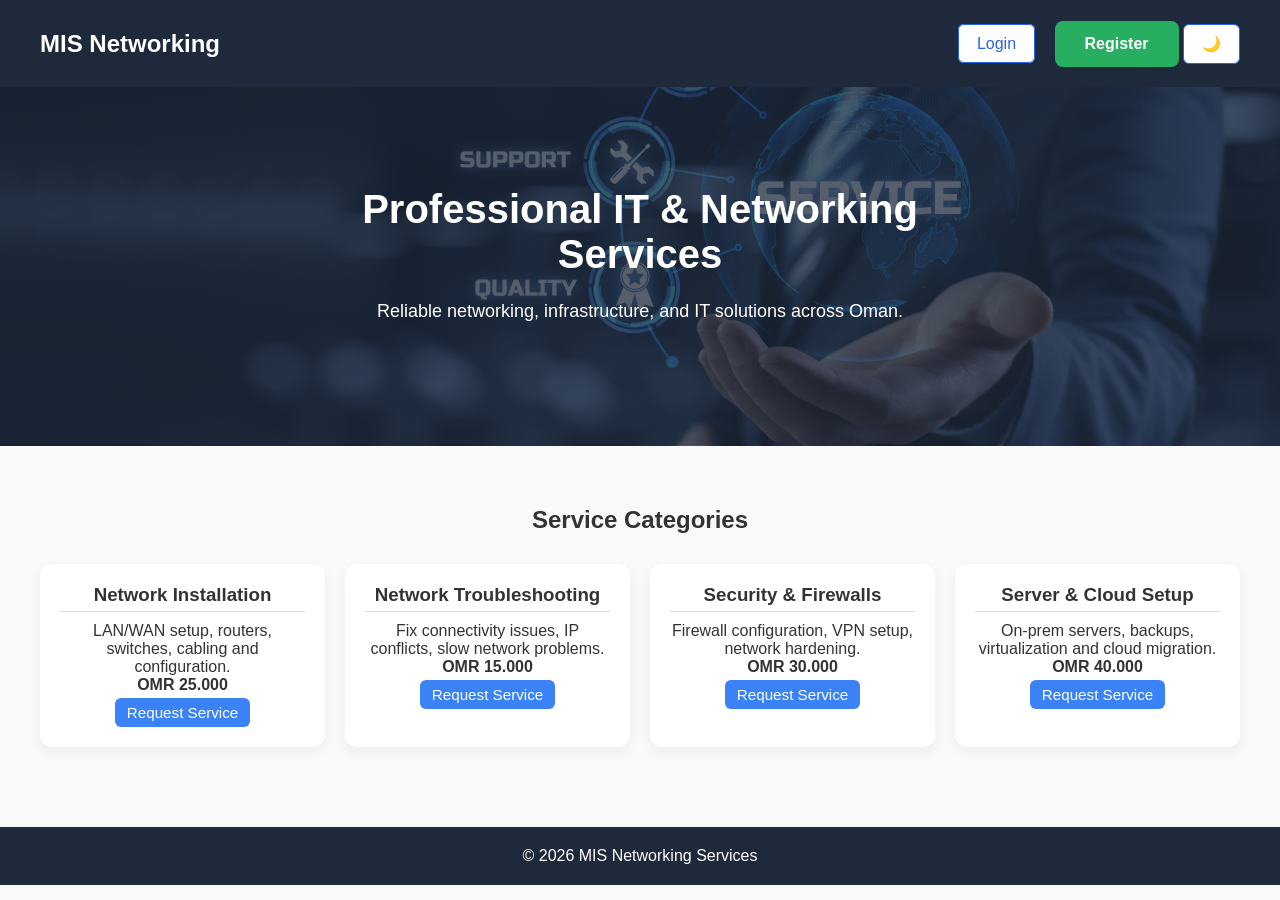
<file: index.html>
<!DOCTYPE html>
<html lang="en">
<head>
  <meta charset="UTF-8">
  <title>MIS Networking Services</title>
  <link rel="stylesheet" href="css/style.css">

  <!-- Load dark mode early -->
  <script>
    (function () {
      if (localStorage.getItem("theme") === "dark") {
        document.documentElement.classList.add("dark");
      }
    })();
  </script>
</head>

<body>

<!-- NAVBAR -->
<div class="navbar">
  <h2>MIS Networking</h2>
  <div>
    <a href="login.html" class="btn-outline">Login</a>
    <a href="register.html" class="btn-primary">Register</a>
    <button onclick="toggleDark()" class="btn-outline">🌙</button>
  </div>
</div>

<!-- HERO -->
<section class="hero">
  <div class="hero-content">
    <h1>Professional IT & Networking Services</h1>
    <p>
      Reliable networking, infrastructure, and IT solutions across Oman.
    </p>
  </div>
</section>

<!-- SERVICES -->
<section class="section">
  <h2>Service Categories</h2>

  <div class="grid">

    <div class="card">
      <h3>Network Installation</h3>
      <p>LAN/WAN setup, routers, switches, cabling and configuration.</p>
      <p><strong>OMR 25.000</strong></p>
      <button onclick="requestService('Network Installation')">
        Request Service
      </button>
    </div>

    <div class="card">
      <h3>Network Troubleshooting</h3>
      <p>Fix connectivity issues, IP conflicts, slow network problems.</p>
      <p><strong>OMR 15.000</strong></p>
      <button onclick="requestService('Network Troubleshooting')">
        Request Service
      </button>
    </div>

    <div class="card">
      <h3>Security & Firewalls</h3>
      <p>Firewall configuration, VPN setup, network hardening.</p>
      <p><strong>OMR 30.000</strong></p>
      <button onclick="requestService('Security & Firewalls')">
        Request Service
      </button>
    </div>

    <div class="card">
      <h3>Server & Cloud Setup</h3>
      <p>On-prem servers, backups, virtualization and cloud migration.</p>
      <p><strong>OMR 40.000</strong></p>
      <button onclick="requestService('Server & Cloud Setup')">
        Request Service
      </button>
    </div>

  </div>
</section>

<!-- FOOTER -->
<footer class="footer">
  <p>© 2026 MIS Networking Services</p>
</footer>

<!-- SCRIPT -->
<script>

function toggleDark() {
  document.documentElement.classList.toggle("dark");
  localStorage.setItem(
    "theme",
    document.documentElement.classList.contains("dark") ? "dark" : "light"
  );
}

function requestService(serviceName) {

  const user = JSON.parse(localStorage.getItem("currentUser"));

  // 🚨 NOT LOGGED IN
  if (!user) {
    alert("Please login first to request a service.");
    window.location.href = "login.html";
    return;
  }

  // 🚨 NOT A CLIENT
  if (user.role !== "client") {
    alert("Only clients can request services.");
    return;
  }

  // ✅ Save selected service
  localStorage.setItem("selectedService", serviceName);

  // ✅ Redirect to client dashboard
  window.location.href = "client/dashboard.html";
}

</script>

</body>
</html>
</file>
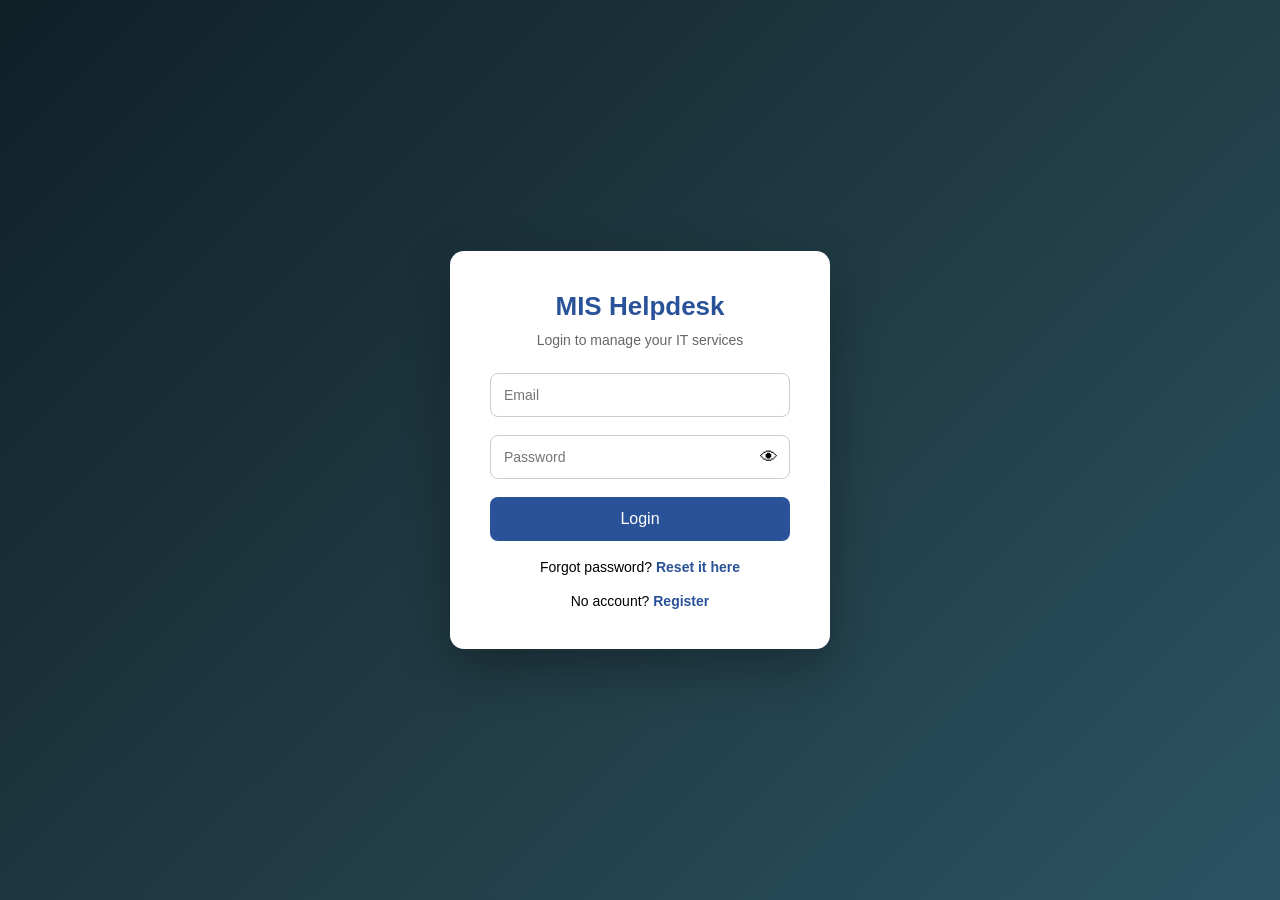
<file: login.html>
<!DOCTYPE html>
<html lang="en">
<head>
<meta charset="UTF-8">
<title>MIS Helpdesk Login</title>

<script src="js/data.js"></script>
<script src="js/auth.js"></script>
<script src="js/theme.js"></script>

<style>

*{
margin:0;
padding:0;
box-sizing:border-box;
font-family:Segoe UI,Arial,sans-serif;
}

body{
height:100vh;
display:flex;
justify-content:center;
align-items:center;
background:linear-gradient(135deg,#0f2027,#203a43,#2c5364);
}

/* CARD */

.card{
background:white;
width:380px;
padding:40px;
border-radius:14px;
box-shadow:0 20px 50px rgba(0,0,0,0.3);
text-align:center;
animation:fade 0.6s ease;
}

@keyframes fade{
from{opacity:0; transform:translateY(20px);}
to{opacity:1; transform:translateY(0);}
}

/* LOGO */

.logo{
font-size:26px;
font-weight:bold;
color:#2a5298;
margin-bottom:10px;
}

.subtitle{
font-size:14px;
color:#666;
margin-bottom:25px;
}

/* INPUT */

.input-box{
position:relative;
margin-bottom:18px;
}

.input-box input{
width:100%;
padding:13px;
border-radius:8px;
border:1px solid #ccc;
font-size:14px;
transition:0.3s;
}

.input-box input:focus{
border-color:#2a5298;
outline:none;
box-shadow:0 0 5px rgba(42,82,152,0.4);
}

/* PASSWORD ICON */

.toggle-password{
position:absolute;
right:12px;
top:50%;
transform:translateY(-50%);
cursor:pointer;
font-size:18px;
}

/* BUTTON */

button{
width:100%;
padding:13px;
background:#2a5298;
color:white;
border:none;
border-radius:8px;
font-size:16px;
cursor:pointer;
transition:0.3s;
}

button:hover{
background:#1e3c72;
}

/* LINKS */

.link{
margin-top:18px;
font-size:14px;
}

.link a{
color:#2a5298;
font-weight:bold;
text-decoration:none;
}

/* DARK MODE */

body.dark{
background:#121212;
}

body.dark .card{
background:#1e1e1e;
color:white;
}

body.dark input{
background:#2a2a2a;
border:1px solid #444;
color:white;
}

</style>
</head>

<body>

<div class="card">

<div class="logo">MIS Helpdesk</div>
<div class="subtitle">Login to manage your IT services</div>

<div class="input-box">
<input type="email" id="email" placeholder="Email" required>
</div>

<div class="input-box">
<input type="password" id="password" placeholder="Password" required>
<span class="toggle-password" onclick="togglePassword()">👁</span>
</div>

<button onclick="login()">Login</button>

<div class="link">
Forgot password? <a href="forgot-password.html">Reset it here</a>
</div>

<div class="link">
No account? <a href="register.html">Register</a>
</div>

</div>

<script>

function togglePassword(){
const pass=document.getElementById("password");

if(pass.type==="password"){
pass.type="text";
}else{
pass.type="password";
}
}

if(localStorage.getItem("theme")==="dark"){
document.body.classList.add("dark");
}

</script>

</body>
</html>
</file>
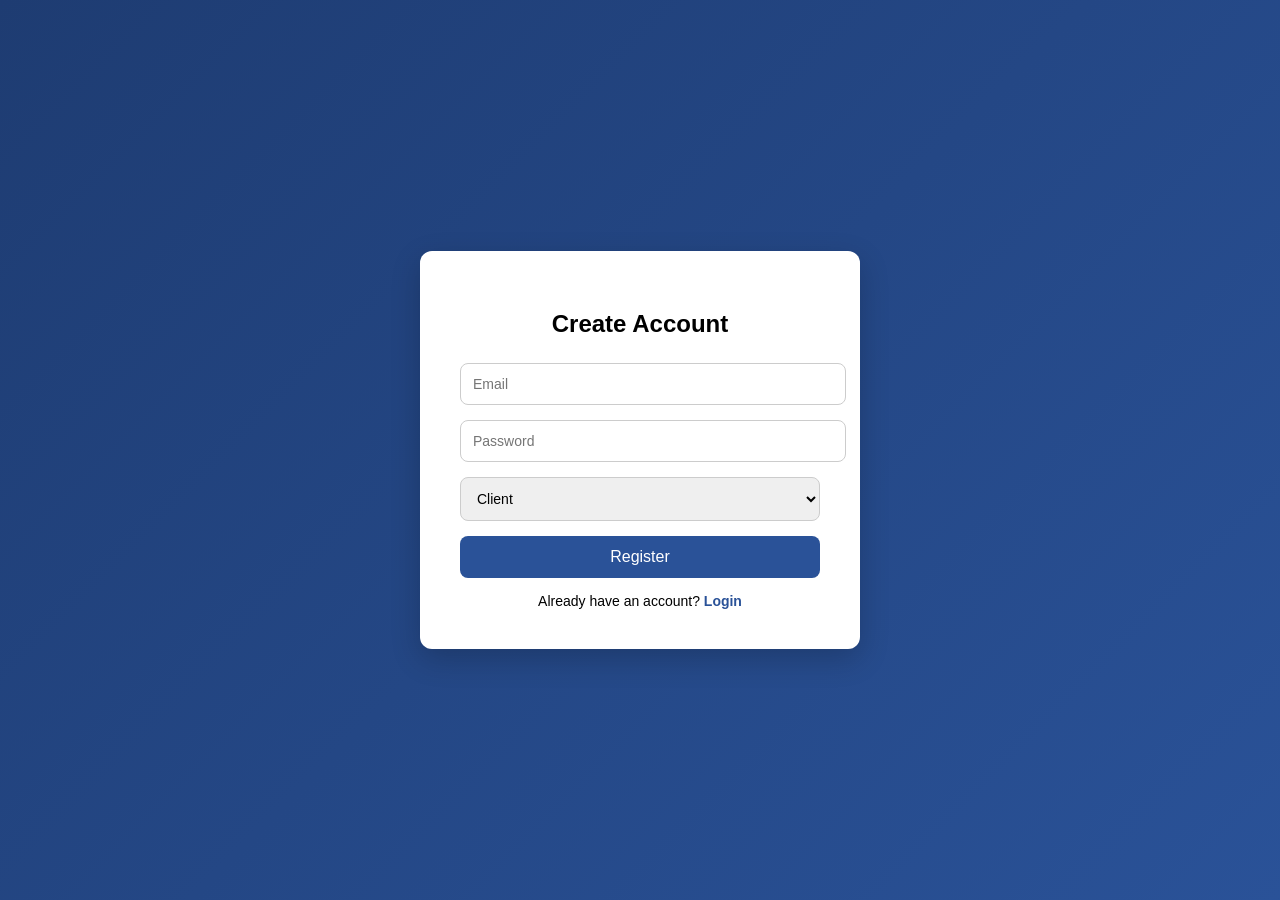
<file: register.html>
<!DOCTYPE html>
<html lang="en">
<head>
<meta charset="UTF-8">
<title>MIS Helpdesk Register</title>

<script src="js/data.js"></script>
<script src="js/auth.js"></script>
<script src="js/theme.js"></script>

<style>

body{
font-family: Arial, sans-serif;
background: linear-gradient(135deg,#1e3c72,#2a5298);
height:100vh;
display:flex;
justify-content:center;
align-items:center;
margin:0;
}

.card{
background:white;
padding:40px;
width:360px;
border-radius:12px;
box-shadow:0 10px 30px rgba(0,0,0,0.2);
text-align:center;
}

.card h2{
margin-bottom:25px;
}

.input-box{
margin-bottom:15px;
text-align:left;
}

.input-box input,
.input-box select{
width:100%;
padding:12px;
border-radius:8px;
border:1px solid #ccc;
font-size:14px;
}

button{
width:100%;
padding:12px;
background:#2a5298;
color:white;
border:none;
border-radius:8px;
font-size:16px;
cursor:pointer;
transition:0.3s;
}

button:hover{
background:#1e3c72;
}

.link{
margin-top:15px;
font-size:14px;
}

.link a{
color:#2a5298;
text-decoration:none;
font-weight:bold;
}

body.dark{
background:#121212;
}

body.dark .card{
background:#1e1e1e;
color:white;
}

body.dark input,
body.dark select{
background:#2a2a2a;
border:1px solid #444;
color:white;
}

</style>
</head>

<body>

<div class="card">

<h2>Create Account</h2>

<div class="input-box">
<input type="email" id="email" placeholder="Email">
</div>

<div class="input-box">
<input type="password" id="password" placeholder="Password">
</div>

<div class="input-box">
<select id="role">
<option value="client">Client</option>
<option value="technician">Technician</option>
</select>
</div>

<button onclick="register()">Register</button>

<div class="link">
Already have an account? <a href="login.html">Login</a>
</div>

</div>

<script>

if(localStorage.getItem("theme")==="dark"){
document.body.classList.add("dark");
}

</script>

</body>
</html>
</file>
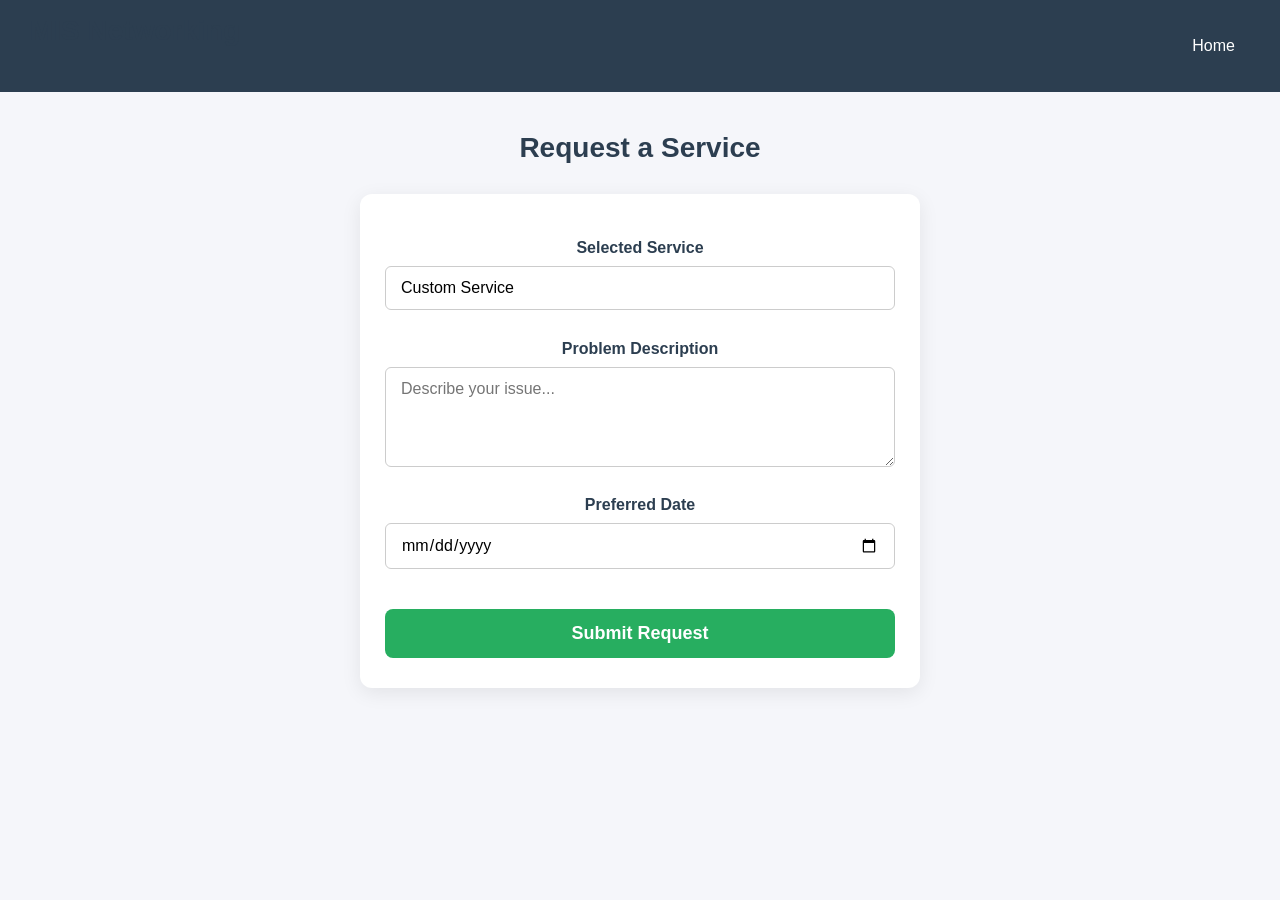
<file: request.html>
<!DOCTYPE html>
<html>
<head>
  <title>Request Service</title>
  <link rel="stylesheet" href="css/style.css">
  <style>
    body {
      font-family: Arial, sans-serif;
      background: #f5f6fa;
      margin: 0;
      padding: 0;
    }

    .navbar {
      display: flex;
      justify-content: space-between;
      align-items: center;
      padding: 15px 30px;
      background: #2c3e50;
      color: white;
    }

    .navbar a {
      color: white;
      text-decoration: none;
      padding: 8px 15px;
      border-radius: 5px;
      transition: 0.2s;
    }

    .navbar a:hover {
      background: #34495e;
    }

    .section {
      max-width: 600px;
      margin: 40px auto;
      padding: 0 20px;
    }

    h2 {
      text-align: center;
      margin-bottom: 30px;
      font-size: 28px;
      color: #2c3e50;
    }

    .card {
      background: #fff;
      padding: 30px 25px;
      border-radius: 12px;
      box-shadow: 0 5px 20px rgba(0, 0, 0, 0.08);
    }

    label {
      display: block;
      margin-top: 15px;
      margin-bottom: 5px;
      font-weight: bold;
      color: #2c3e50;
    }

    input[type="text"],
    input[type="date"],
    textarea {
      width: 100%;
      padding: 12px 15px;
      border-radius: 6px;
      border: 1px solid #ccc;
      font-size: 16px;
      resize: vertical;
    }

    textarea {
      min-height: 100px;
    }

    .btn-primary {
      display: block;
      width: 100%;
      margin-top: 25px;
      padding: 14px;
      background: #27ae60;
      color: white;
      border: none;
      border-radius: 8px;
      font-size: 18px;
      font-weight: bold;
      cursor: pointer;
      transition: 0.2s;
      text-align: center;
    }

    .btn-primary:hover {
      background: #2ecc71;
    }

    @media (max-width: 640px) {
      .section {
        margin: 20px;
        padding: 0 10px;
      }
    }
  </style>
</head>
<body>

<div class="navbar">
  <h2>MIS Networking</h2>
  <a href="index.html">Home</a>
</div>

<section class="section">
  <h2>Request a Service</h2>

  <div class="card">
    <form id="requestForm">
      <label>Selected Service</label>
      <input type="text" id="service" readonly>

      <label>Problem Description</label>
      <textarea id="description" placeholder="Describe your issue..." required></textarea>

      <label>Preferred Date</label>
      <input type="date" id="date" required>

      <button type="submit" class="btn-primary">Submit Request</button>
    </form>
  </div>
</section>

<script src="js/request.js"></script>
</body>
</html>
</file>
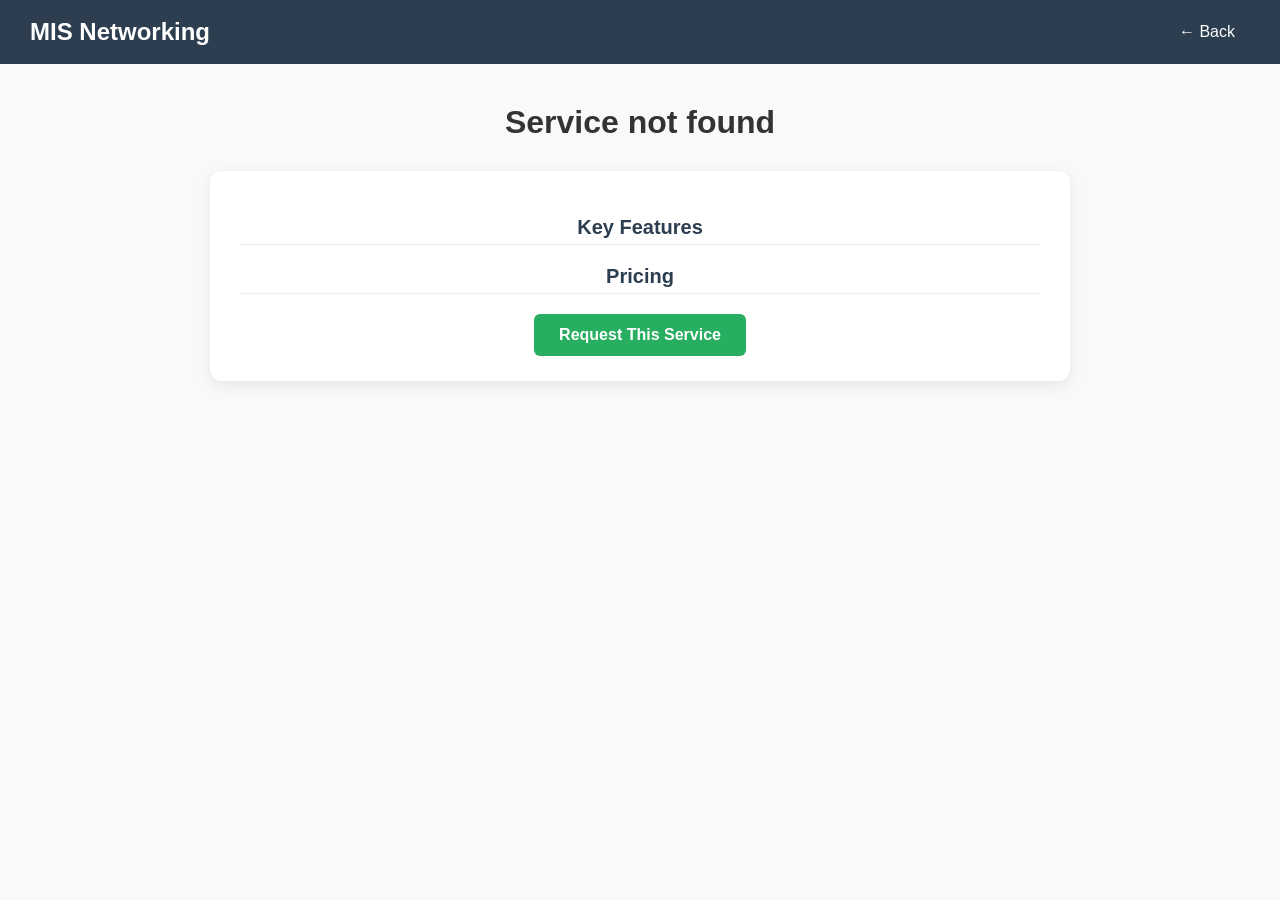
<file: service.html>
<!DOCTYPE html>
<html>
<head>
  <title>Service Details</title>
  <link rel="stylesheet" href="css/style.css">
  <style>
    body {
      font-family: Arial, sans-serif;
      background: #f9f9f9;
    }

    .navbar {
      display: flex;
      justify-content: space-between;
      padding: 15px 30px;
      background: #2c3e50;
      color: white;
    }

    .navbar a {
      color: white;
      text-decoration: none;
      padding: 8px 15px;
      border-radius: 4px;
      transition: 0.2s;
    }

    .navbar a:hover {
      background: #34495e;
    }

    .section {
      max-width: 900px;
      margin: 40px auto;
      padding: 0 20px;
    }

    .header {
      text-align: center;
      font-size: 32px;
      font-weight: bold;
      margin-bottom: 30px;
    }

    .card {
      background: #fff;
      padding: 25px 30px;
      margin-bottom: 25px;
      border-radius: 12px;
      box-shadow: 0 4px 15px rgba(0, 0, 0, 0.08);
    }

    h4 {
      margin-top: 20px;
      font-size: 20px;
      color: #2c3e50;
      border-bottom: 1px solid #eee;
      padding-bottom: 5px;
    }

    ul.features {
      list-style: none;
      padding: 0;
      margin: 0;
      display: grid;
      grid-template-columns: repeat(auto-fit, minmax(250px, 1fr));
      gap: 15px;
    }

    ul.features li {
      background: #ecf0f1;
      padding: 12px 15px;
      border-radius: 8px;
      display: flex;
      align-items: center;
      gap: 10px;
      font-size: 16px;
    }

    ul.features li::before {
      content: "✔";
      color: #27ae60;
      font-weight: bold;
    }

    .btn-primary {
      display: inline-block;
      padding: 12px 25px;
      background: #27ae60;
      color: white;
      text-decoration: none;
      border-radius: 6px;
      margin-top: 20px;
      transition: 0.2s;
    }

    .btn-primary:hover {
      background: #2ecc71;
    }
  </style>
</head>
<body>

<div class="navbar">
  <h2>MIS Networking</h2>
  <a href="index.html">← Back</a>
</div>

<section class="section">
  <div class="header" id="serviceTitle">Service Title</div>

  <div class="card">
    <p id="serviceDescription" style="font-size: 18px; line-height: 1.6;"></p>

    <h4>Key Features</h4>
    <ul id="features" class="features"></ul>

    <h4>Pricing</h4>
    <p id="price" style="font-weight: bold; font-size: 18px;"></p>

   <a id="requestBtn" class="btn-primary">Request This Service</a>

  </div>
</section>

<script src="js/service.js"></script>
</body>
</html>
</file>
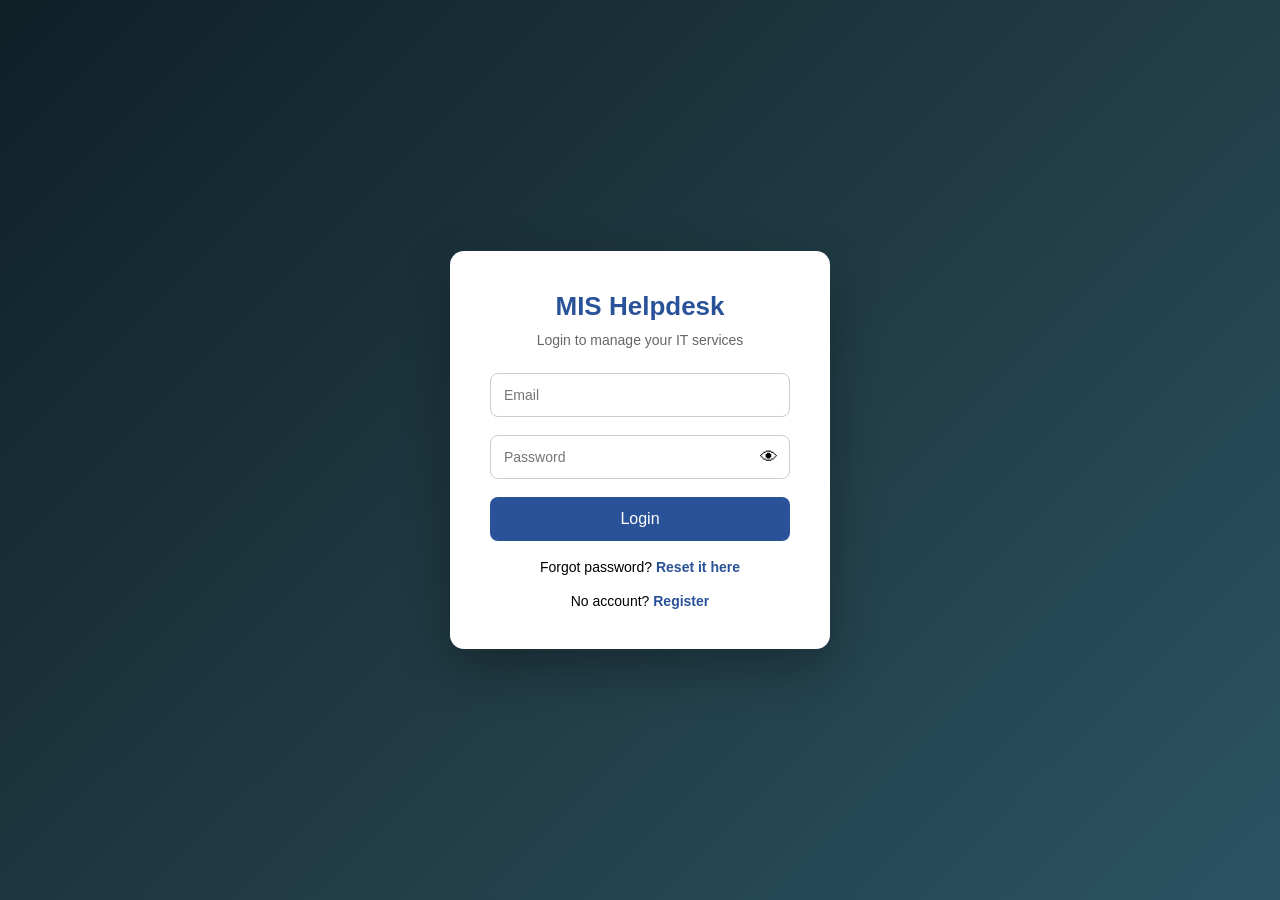
<file: admin/billing.html>
<!DOCTYPE html>
<html>
<head>
  <title>Billing</title>
  <link rel="stylesheet" href="../css/style.css">
  <script src="../js/theme.js"></script>

</head>
<body>

<div class="wrapper">

  <div class="sidebar">
    <h2>MIS Admin</h2>
    <a href="dashboard.html">Dashboard</a>
    <a href="reports.html">Reports</a>
    <a href="billing.html" class="active">Billing</a>
    <a href="../login.html">Logout</a>
  </div>

  <div class="main">
    <div class="header">Billing</div>
    <p id="welcome"></p>

    <div class="card">
      <h3>Completed Jobs</h3>
      <table>
        <thead>
          <tr>
            <th>Service</th>
            <th>Client</th>
            <th>Technician</th>
            <th>Amount (OMR)</th>
            <th>Invoice</th>
          </tr>
        </thead>
        <tbody id="billingTable"></tbody>
      </table>
      <h4>Total Revenue: <span id="totalRevenue">0</span> OMR</h4>
    </div>
  </div>

</div>

<script>
const user = JSON.parse(localStorage.getItem("currentUser"));
if (!user || user.role !== "admin") window.location.href="../login.html";
document.getElementById("welcome").innerText = `Welcome, Admin: ${user.email}`;

const JOB_PAYMENT=100;

function loadBilling(){
  const jobs = JSON.parse(localStorage.getItem("jobs")) || [];
  const completed = jobs.filter(j=>j.status==="Completed");
  const tbody = document.getElementById("billingTable");
  tbody.innerHTML="";
  let total=0;

  if(completed.length===0){
    tbody.innerHTML=`<tr><td colspan="5">No completed jobs</td></tr>`;
    document.getElementById("totalRevenue").innerText=0;
    return;
  }

  completed.forEach(job=>{
    const tr=document.createElement("tr");
    tr.innerHTML=`
      <td>${job.title}</td>
      <td>${job.client}</td>
      <td>${job.technician||"-"}</td>
      <td>${JOB_PAYMENT}</td>
      <td><button onclick="generateInvoice(${job.id})">Generate Invoice</button></td>
    `;
    tbody.appendChild(tr);
    total+=JOB_PAYMENT;
  });

  document.getElementById("totalRevenue").innerText=total;
}

function generateInvoice(id){
  const jobs = JSON.parse(localStorage.getItem("jobs")) || [];
  const job = jobs.find(j=>j.id===id);
  if(!job) return;
  const invoice=`
    Service: ${job.title}\n
    Client: ${job.client}\n
    Technician: ${job.technician||"-"}\n
    Amount: ${JOB_PAYMENT} OMR
  `;
  alert("Invoice Generated:\n\n"+invoice);
}

loadBilling();
setInterval(loadBilling,3000);
</script>


</body>
</html>
</file>
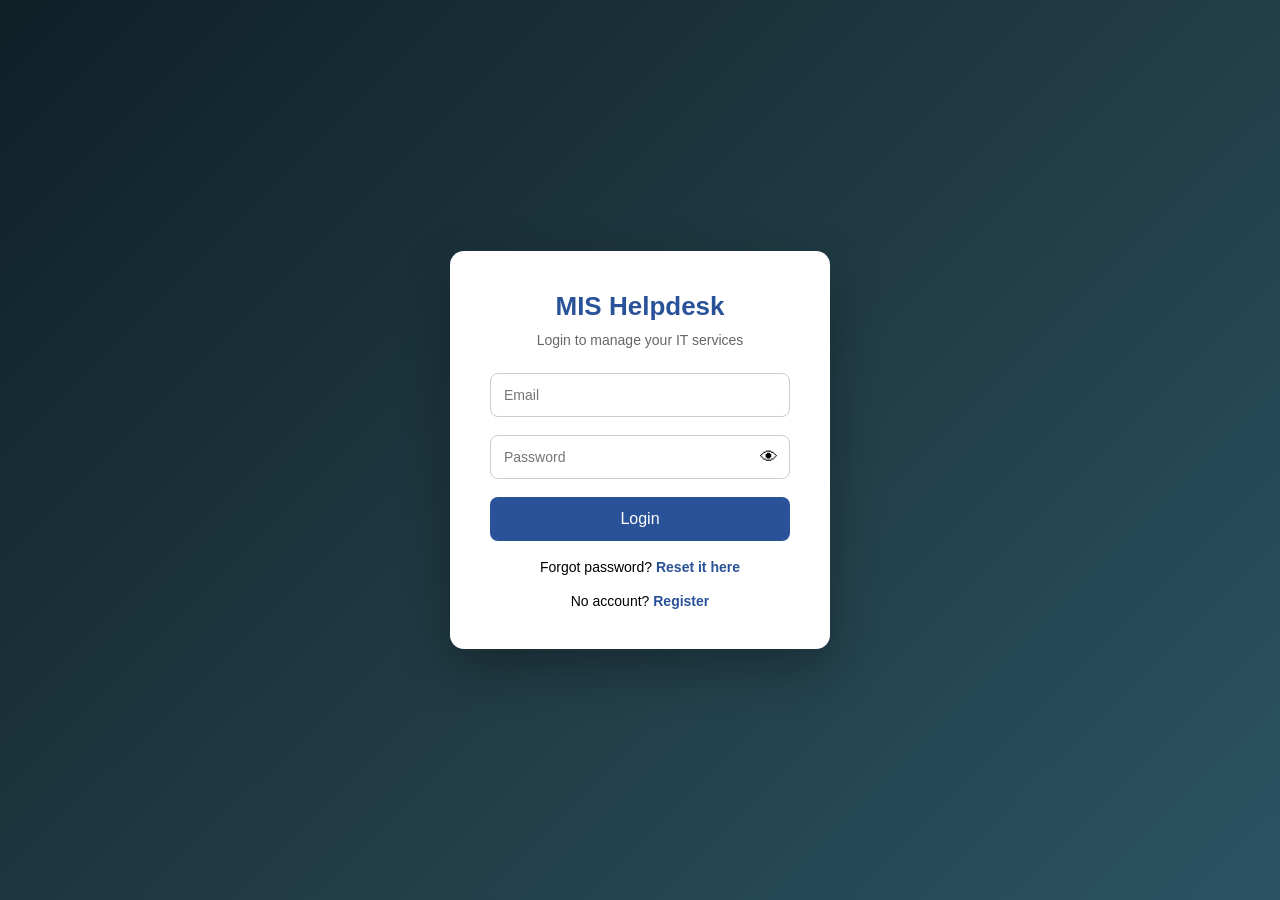
<file: admin/dashboard.html>
<!DOCTYPE html>
<html>
<head>
  <title>Admin Dashboard</title>
  <link rel="stylesheet" href="../css/style.css">
</head>
<body>

<div class="wrapper">

  <!-- SIDEBAR -->
  <div class="sidebar">
    <h2>MIS Admin</h2>
    <a href="dashboard.html">Dashboard</a>
    <a href="reports.html">Reports</a>
    <a href="billing.html">Billing</a>
    <a href="../login.html">Logout</a>
  </div>

  <!-- MAIN -->
  <div class="main">
    <div class="header">Admin Dashboard</div>
    <p id="welcome"></p>

    <div class="card">
      <h3>Client Service Requests</h3>

      <table>
        <thead>
          <tr>
            <th>Service</th>
            <th>Client</th>
            <th>Technician</th>
            <th>Deadline (SLA)</th>
            <th>Status</th>
            <th>Action</th>
          </tr>
        </thead>
        <tbody id="requests"></tbody>
      </table>
    </div>
  </div>

</div>

<script>
/* =======================
   AUTH CHECK
======================= */
const user = JSON.parse(localStorage.getItem("currentUser"));
if (!user || user.role !== "admin") {
  window.location.href = "../login.html";
}

document.getElementById("welcome").innerText =
  `Welcome, Admin: ${user.email}`;

/* =======================
   LOAD DATA
======================= */
const users = JSON.parse(localStorage.getItem("users")) || [];

function loadRequests() {
  const jobs = JSON.parse(localStorage.getItem("jobs")) || [];
  const tbody = document.getElementById("requests");
  tbody.innerHTML = "";

  if (jobs.length === 0) {
    tbody.innerHTML =
      `<tr><td colspan="6">No service requests found</td></tr>`;
    return;
  }

  jobs.forEach(job => {
    const technicians = users.filter(u => u.role === "technician");

    const techOptions = technicians.map(t => `
      <option value="${t.email}" ${
        job.technician === t.email ? "selected" : ""
      }>
        ${t.email}
      </option>
    `).join("");

    const tr = document.createElement("tr");
    tr.innerHTML = `
      <td>${job.title}</td>
      <td>${job.client}</td>

      <td>
        <select id="tech-${job.id}">
          <option value="">-- Select Technician --</option>
          ${techOptions}
        </select>
      </td>

      <td>
        <input type="date" id="deadline-${job.id}" value="${job.deadline || ""}">
      </td>

      <td>${job.status}</td>

      <td>
        <button onclick="assignTechnician(${job.id})">
          Assign
        </button>
      </td>
    `;

    tbody.appendChild(tr);
  });
}

/* =======================
   ASSIGN TECHNICIAN
======================= */
function assignTechnician(jobId) {
  const jobs = JSON.parse(localStorage.getItem("jobs")) || [];
  const job = jobs.find(j => j.id === jobId);

  const tech = document.getElementById(`tech-${jobId}`).value;
  const deadline = document.getElementById(`deadline-${jobId}`).value;

  if (!tech || !deadline) {
    alert("Please select a technician and a deadline");
    return;
  }

  job.technician = tech;
  job.deadline = deadline;
  job.status = "Assigned";

  localStorage.setItem("jobs", JSON.stringify(jobs));
  alert("Technician assigned successfully");

  loadRequests(); // refresh UI from saved data
}

/* =======================
   INIT
======================= */
loadRequests();
</script>

</body>
</html>
</file>
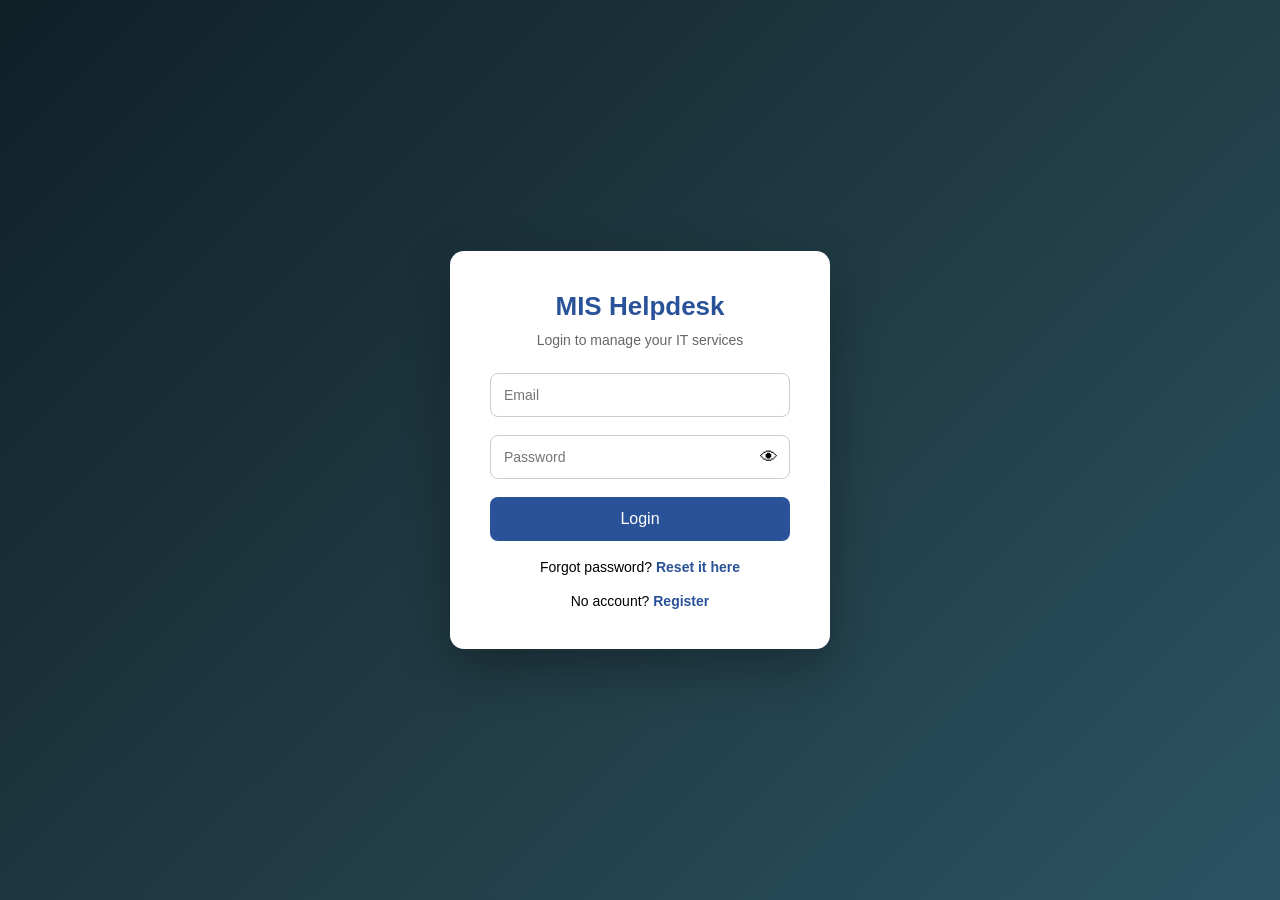
<file: admin/reports.html>
<!DOCTYPE html>
<html>
<head>
  <title>Admin Reports</title>
  <link rel="stylesheet" href="../css/style.css">
  <script src="../js/theme.js"></script>

</head>
<body>

<div class="wrapper">

  <div class="sidebar">
    <h2>MIS Admin</h2>
    <a href="dashboard.html">Dashboard</a>
    <a href="reports.html" class="active">Reports</a>
    <a href="billing.html">Billing</a>
    <a href="../login.html">Logout</a>
  </div>

  <div class="main">
    <div class="header">Reports</div>
    <p id="welcome"></p>

    <div class="card">
      <h3>Generate Reports</h3>

      <label for="statusFilter">Filter by Status:</label>
      <select id="statusFilter">
        <option value="">All</option>
        <option value="Pending">Pending</option>
        <option value="Assigned">Assigned</option>
        <option value="In Progress">In Progress</option>
        <option value="Resolved Remotely">Resolved Remotely</option>
        <option value="Completed">Completed</option>
      </select>

      <label for="techFilter">Filter by Technician:</label>
      <select id="techFilter">
        <option value="">All</option>
      </select>

      <button onclick="exportCSV()">Export CSV</button>
    </div>

    <div class="card">
      <h3>Job List</h3>
      <table>
        <thead>
          <tr>
            <th>Service</th>
            <th>Client</th>
            <th>Technician</th>
            <th>Status</th>
            <th>Deadline</th>
            <th>Technician Notes</th>
          </tr>
        </thead>
        <tbody id="reportTable"></tbody>
      </table>
    </div>

  </div>

</div>

<script>
const user = JSON.parse(localStorage.getItem("currentUser"));
if (!user || user.role !== "admin") window.location.href = "../login.html";
document.getElementById("welcome").innerText = `Welcome, Admin: ${user.email}`;

// Load all technicians for filter
const users = JSON.parse(localStorage.getItem("users")) || [];
const technicians = users.filter(u=>u.role==="technician");
const techFilter = document.getElementById("techFilter");
technicians.forEach(t=>{
  const opt=document.createElement("option");
  opt.value=t.email;
  opt.innerText=t.email;
  techFilter.appendChild(opt);
});

function loadReports() {
  const jobs = JSON.parse(localStorage.getItem("jobs")) || [];
  const tbody = document.getElementById("reportTable");
  const statusVal = document.getElementById("statusFilter").value;
  const techVal = document.getElementById("techFilter").value;

  tbody.innerHTML = "";

  const filtered = jobs.filter(j=>{
    return (!statusVal || j.status===statusVal) && (!techVal || j.technician===techVal);
  });

  if(filtered.length===0){
    tbody.innerHTML = `<tr><td colspan="6">No jobs found</td></tr>`;
    return;
  }

  filtered.forEach(job=>{
    const tr=document.createElement("tr");
    tr.innerHTML=`
      <td>${job.title}</td>
      <td>${job.client}</td>
      <td>${job.technician||"-"}</td>
      <td>${job.status}</td>
      <td>${job.deadline||"-"}</td>
      <td>${job.technicianNotes||""}</td>
    `;
    tbody.appendChild(tr);
  });
}

document.getElementById("statusFilter").onchange = loadReports;
document.getElementById("techFilter").onchange = loadReports;

function exportCSV() {
  const jobs = JSON.parse(localStorage.getItem("jobs")) || [];
  const filtered = jobs.filter(j=>{
    const s=document.getElementById("statusFilter").value;
    const t=document.getElementById("techFilter").value;
    return (!s || j.status===s) && (!t || j.technician===t);
  });

  let csv="Service,Client,Technician,Status,Deadline,Technician Notes\n";
  filtered.forEach(j=>{
    csv+=`"${j.title}","${j.client}","${j.technician||""}","${j.status}","${j.deadline||""}","${j.technicianNotes||""}"\n`;
  });

  const blob = new Blob([csv], {type:"text/csv"});
  const url = URL.createObjectURL(blob);
  const a = document.createElement("a");
  a.href=url;
  a.download="MIS_Reports.csv";
  a.click();
  URL.revokeObjectURL(url);
}

// Initial load
loadReports();
setInterval(loadReports,3000);
</script>


</body>
</html>
</file>
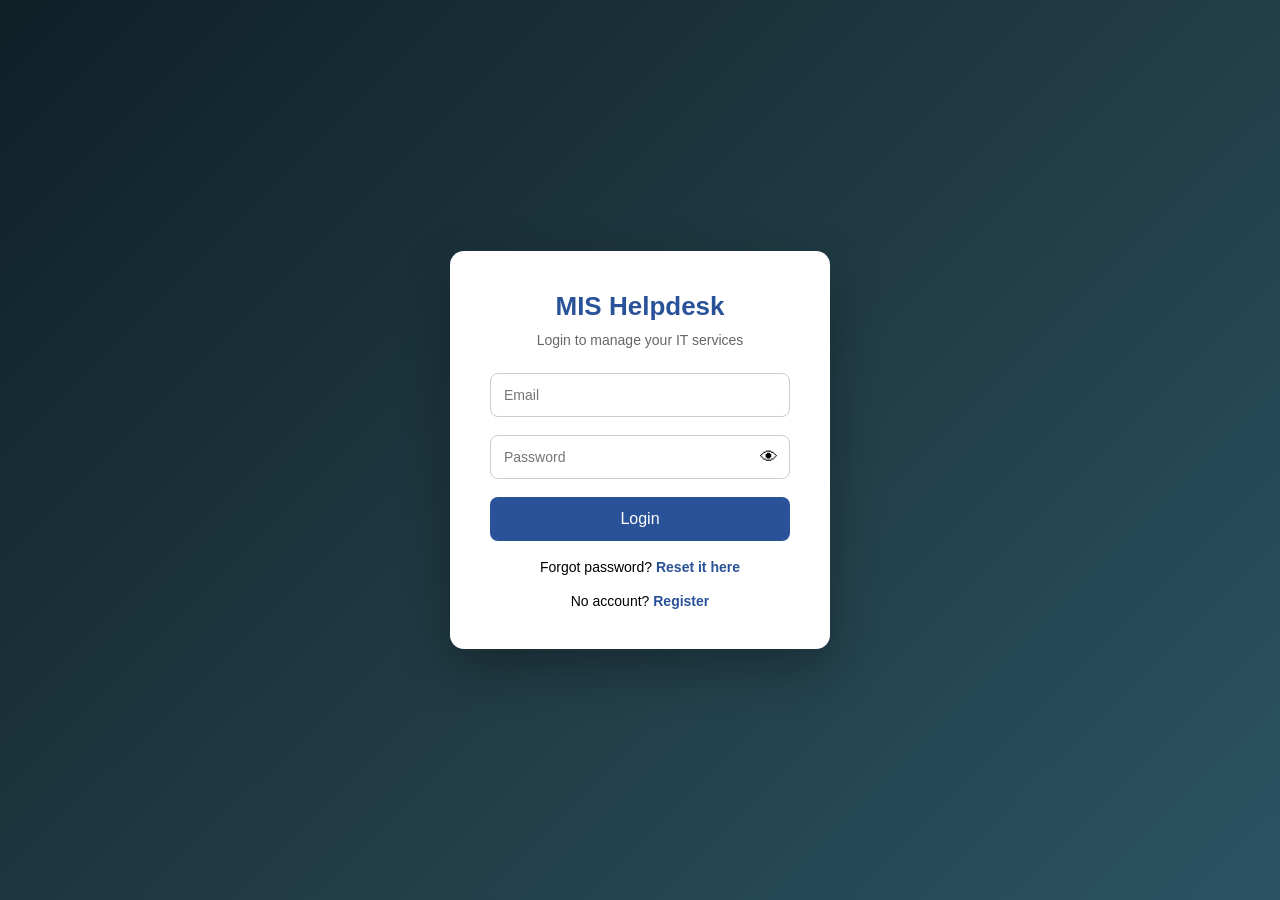
<file: technician/dashboard.html>
<!DOCTYPE html>
<html>
<head>
  <title>Technician Dashboard</title>
  <link rel="stylesheet" href="../css/style.css">
</head>
<body>

<div class="wrapper">

  <!-- SIDEBAR -->
  <div class="sidebar">
    <h2>Technician</h2>
    <a href="dashboard.html">Dashboard</a>
    <a href="../login.html">Logout</a>
  </div>

  <!-- MAIN -->
  <div class="main">
    <div class="header">Technician Dashboard</div>
    <p id="welcome"></p>

    <div class="card">
      <h3>My Assigned Jobs</h3>

      <table>
        <thead>
          <tr>
            <th>Service</th>
            <th>Client</th>
            <th>Deadline</th>
            <th>Status</th>
            <th>Technician Notes</th>
            <th>Action</th>
          </tr>
        </thead>
        <tbody id="jobsTable"></tbody>
      </table>
    </div>
  </div>

</div>

<script>
/* =======================
   AUTH CHECK
======================= */
const user = JSON.parse(localStorage.getItem("currentUser"));
if (!user || user.role !== "technician") {
  window.location.href = "../login.html";
}

document.getElementById("welcome").innerText =
  `Welcome, Technician: ${user.email}`;

/* =======================
   LOAD JOBS
======================= */
function loadJobs() {
  const jobs = JSON.parse(localStorage.getItem("jobs")) || [];
  const myJobs = jobs.filter(j => j.technician === user.email);

  const tbody = document.getElementById("jobsTable");
  tbody.innerHTML = "";

  if (myJobs.length === 0) {
    tbody.innerHTML =
      `<tr><td colspan="6">No assigned jobs</td></tr>`;
    return;
  }

  myJobs.forEach(job => {
    const tr = document.createElement("tr");

    tr.innerHTML = `
      <td>${job.title}</td>
      <td>${job.client}</td>
      <td>${job.deadline || "-"}</td>

      <td>
        <select id="status-${job.id}">
          ${renderStatusOptions(job.status)}
        </select>
      </td>

      <td>
        <textarea
          id="notes-${job.id}"
          placeholder="Enter technical notes..."
          style="width:100%; min-height:60px;"
        >${job.notes || ""}</textarea>
      </td>

      <td>
        <button onclick="saveJob(${job.id})">Save</button>
      </td>
    `;

    tbody.appendChild(tr);
  });
}

/* =======================
   STATUS OPTIONS
======================= */
function renderStatusOptions(current) {
  const statuses = [
    "Assigned",
    "In Progress",
    "Waiting for Client",
    "Resolved Remotely",
    "Completed",
    "Escalated"
  ];

  return statuses.map(s =>
    `<option value="${s}" ${s === current ? "selected" : ""}>
      ${s}
    </option>`
  ).join("");
}

/* =======================
   SAVE JOB UPDATE
======================= */
function saveJob(jobId) {
  const jobs = JSON.parse(localStorage.getItem("jobs")) || [];
  const job = jobs.find(j => j.id === jobId);

  if (!job) return;

  job.status =
    document.getElementById(`status-${jobId}`).value;

  job.notes =
    document.getElementById(`notes-${jobId}`).value;

  localStorage.setItem("jobs", JSON.stringify(jobs));

  alert("Job updated successfully");
  loadJobs(); // reload from saved state
}

/* =======================
   INIT
======================= */
loadJobs();
</script>

</body>
</html>
</file>
<file: css/style.css>
* {
  margin: 0;
  padding: 0;
  box-sizing: border-box;
  font-family: "Segoe UI", Tahoma, sans-serif;
}

body {
  background: #f4f6f9;
  color: #333;
}

/* Layout */
.wrapper {       
  display: flex;
  min-height: 100vh;
}

.sidebar {
  width: 220px;
  background: #1e293b;
  color: white;
  padding: 20px;
}

.sidebar h2 {
  margin-bottom: 30px;
  font-size: 20px;
}

.sidebar a {
  display: block;
  color: #cbd5e1;
  text-decoration: none;
  padding: 10px;
  border-radius: 6px;
  margin-bottom: 10px;
}

.sidebar a:hover {
  background: #334155;
  color: white;
}

/* Main content */
.main {
  flex: 1;
  padding: 30px;
}

.header {
  font-size: 22px;
  margin-bottom: 20px;
}

.card {
  background: white;
  padding: 20px;
  border-radius: 10px;
  margin-bottom: 20px;
  box-shadow: 0 4px 6px rgba(0,0,0,0.05);
}

/* Table */
table {
  width: 100%;
  border-collapse: collapse;
}

table th, table td {
  padding: 12px;
  text-align: left;
}

table thead {
  background: #e5e7eb;
}

table tbody tr {
  border-bottom: 1px solid #ddd;
}

table tbody tr:hover {
  background: #f1f5f9;
}

/* Inputs */
input, textarea, select {
  width: 100%;
  padding: 10px;
  margin-top: 8px;
  margin-bottom: 15px;
  border-radius: 6px;
  border: 1px solid #ccc;
}

button {
  padding: 10px 20px;
  background: #2563eb;
  color: white;
  border: none;
  border-radius: 6px;
  cursor: pointer;
}

button:hover {
  background: #1d4ed8;
}

/* Status badges */
.badge {
  padding: 5px 10px;
  border-radius: 12px;
  font-size: 12px;
  color: white;
}

.pending { background: #f59e0b; }
.assigned { background: #0ea5e9; }
.completed { background: #16a34a; }
/* Navbar */
.navbar {
  display: flex;
  justify-content: space-between;
  align-items: center;
  padding: 20px 40px;
  background: #1e293b;
  color: white;
}

.navbar a {
  margin-left: 15px;
  text-decoration: none;
}

/* Buttons */
.btn-primary {
  background: #2563eb;
  color: white;
  padding: 10px 18px;
  border-radius: 6px;
}

.btn-outline {
  border: 1px solid #2563eb;
  color: #2563eb;
  padding: 10px 18px;
  border-radius: 6px;
  background: white;
}

/* Hero */
.hero {
  padding: 100px 40px;
  background-image: 
    linear-gradient(rgba(30, 41, 59, 0.75), rgba(30, 41, 59, 0.75)),
    url("../images/hero.jpg");
  background-size: cover;
  background-position: center;
  background-repeat: no-repeat;
  color: white;
  text-align: center;
}


.hero h1 {
  font-size: 40px;
  margin-bottom: 15px;
}

/* Sections */
.section {
  padding: 60px 40px;
  text-align: center;
}

.section.gray {
  background: #f1f5f9;
}

.section-text {
  max-width: 700px;
  margin: auto;
  color: #555;
}

/* Grid */
.grid {
  display: grid;
  grid-template-columns: repeat(auto-fit, minmax(220px, 1fr));
  gap: 20px;
  margin-top: 30px;
}

/* Footer */
.footer {
  padding: 20px;
  text-align: center;
  background: #1e293b;
  color: white;
}
.hero-content {
  max-width: 700px;
  margin: auto;
}

.hero-content p {
  margin: 20px 0;
  font-size: 18px;
  line-height: 1.6;
}

.hero-btn {
  display: inline-block;
  margin-top: 15px;
}
.service-card .icon {
  font-size: 40px;
  margin-bottom: 10px;
}

.service-card {
  transition: transform 0.3s ease, box-shadow 0.3s ease;
}

.service-card:hover {
  transform: translateY(-8px);
  box-shadow: 0 10px 20px rgba(0,0,0,0.1);
}
.fade-in {
  opacity: 0;
  transform: translateY(30px);
  transition: all 0.6s ease;
}

.fade-in.show {
  opacity: 1;
  transform: translateY(0);
}
html.dark {
  background: #0f172a;
  color: #e5e7eb;
}

html.dark .card {
  background: #1e293b;
  color: white;
}
/* ===== DARK MODE ===== */
html.dark {
  background: #0f172a;
  color: #e5e7eb;
}

html.dark .navbar,
html.dark .footer,
html.dark .sidebar {
  background: #020617;
  color: white;
}

html.dark .section {
  background: #0f172a;
}

html.dark .section.gray {
  background: #020617;
}

html.dark .card {
  background: #1e293b;
  color: #e5e7eb;
}

html.dark table thead {
  background: #1e293b;
}

html.dark table tbody tr:hover {
  background: #334155;
}

html.dark input,
html.dark textarea,
html.dark select {
  background: #020617;
  color: white;
  border: 1px solid #334155;
}

html.dark a {
  color: #93c5fd;
}
table {
  width: 100%;
  border-collapse: collapse;
}

th, td {
  padding: 10px;
  border-bottom: 1px solid #ccc;
}

select {
  padding: 5px;
}
textarea {
  width: 100%;
  min-height: 80px;
  margin-bottom: 10px;
}

button {
  padding: 8px 14px;
  cursor: pointer;
}
.card h3 {
  margin-bottom: 10px;
  border-bottom: 1px solid #ddd;
  padding-bottom: 5px;
}

.card p {
  font-size: 16px;
}

.header {
  font-size: 22px;
  font-weight: bold;
}
.service-card {
  cursor: pointer;
  transition: 0.2s;
}

.service-card:hover {
  transform: translateY(-4px);
  box-shadow: 0 8px 20px rgba(0,0,0,0.08);
}
.btn-primary {
  display: inline-block;   /* makes the whole button area clickable */
  padding: 14px 30px;      /* bigger clickable area */
  background: #27ae60;
  color: white;
  text-decoration: none;
  border-radius: 8px;
  font-weight: bold;
  font-size: 16px;
  text-align: center;
  cursor: pointer;
  transition: 0.2s;
}

.btn-primary:hover {
  background: #2ecc71;
}
/* Base layout */
body {
  font-family: "Inter", sans-serif;
  background-color: #f9f9f9;
  color: #333;
  margin: 0;
}
.wrapper { display: flex; min-height: 100vh; }
.sidebar {
  width: 220px;
  background: #1e3a8a;
  color: #fff;
  padding: 20px;
}
.sidebar h2 { font-size: 1.5rem; margin-bottom: 1rem; }
.sidebar a {
  display: block;
  color: #fff;
  text-decoration: none;
  margin: 10px 0;
  padding: 8px 12px;
  border-radius: 6px;
  transition: background 0.3s;
}
.sidebar a.active, .sidebar a:hover { background: #3b82f6; }

.main { flex: 1; padding: 20px; background: #f9f9f9; }
.header { font-size: 1.8rem; margin-bottom: 1rem; }

.card {
  background: #fff;
  border-radius: 12px;
  padding: 20px;
  margin-bottom: 20px;
  box-shadow: 0 4px 12px rgba(0,0,0,0.05);
}

table { width: 100%; border-collapse: collapse; }
th, td { padding: 10px; text-align: left; border-bottom: 1px solid #ddd; }
th { background: #f3f4f6; }

input, select, textarea, button {
  font-family: inherit;
  font-size: 0.95rem;
  margin-top: 4px;
}

button {
  padding: 6px 12px;
  border: none;
  border-radius: 6px;
  cursor: pointer;
  background: #3b82f6;
  color: #fff;
  transition: background 0.3s;
}
button:hover { background: #2563eb; }

textarea { resize: vertical; min-height: 60px; }

/* Dark Mode */
.dark body { background-color: #111827; color: #f3f4f6; }
.dark .main { background-color: #1f2937; color: #f3f4f6; }
.dark .card { background-color: #374151; color: #f3f4f6; box-shadow: 0 4px 12px rgba(0,0,0,0.3); }
.dark table th { background-color: #4b5563; color: #f3f4f6; }
.dark table td { border-color: #6b7280; color: #f3f4f6; }
.dark input, .dark select, .dark textarea { background: #374151; color: #f3f4f6; border: 1px solid #6b7280; }
.dark button { background: #3b82f6; color: #fff; }
.password-box{
position:relative;
}

.password-box{
position: relative;
width: 100%;
}

.password-box input{
width: 100%;
padding: 12px;
padding-right: 45px;
border-radius: 8px;
border: 1px solid #ccc;
}

.toggle-password{
position: absolute;
right: 12px;
top: 50%;
transform: translateY(-50%);
cursor: pointer;
font-size: 18px;
color: #666;
}

.toggle-password:hover{
color: black;
}
</file>
